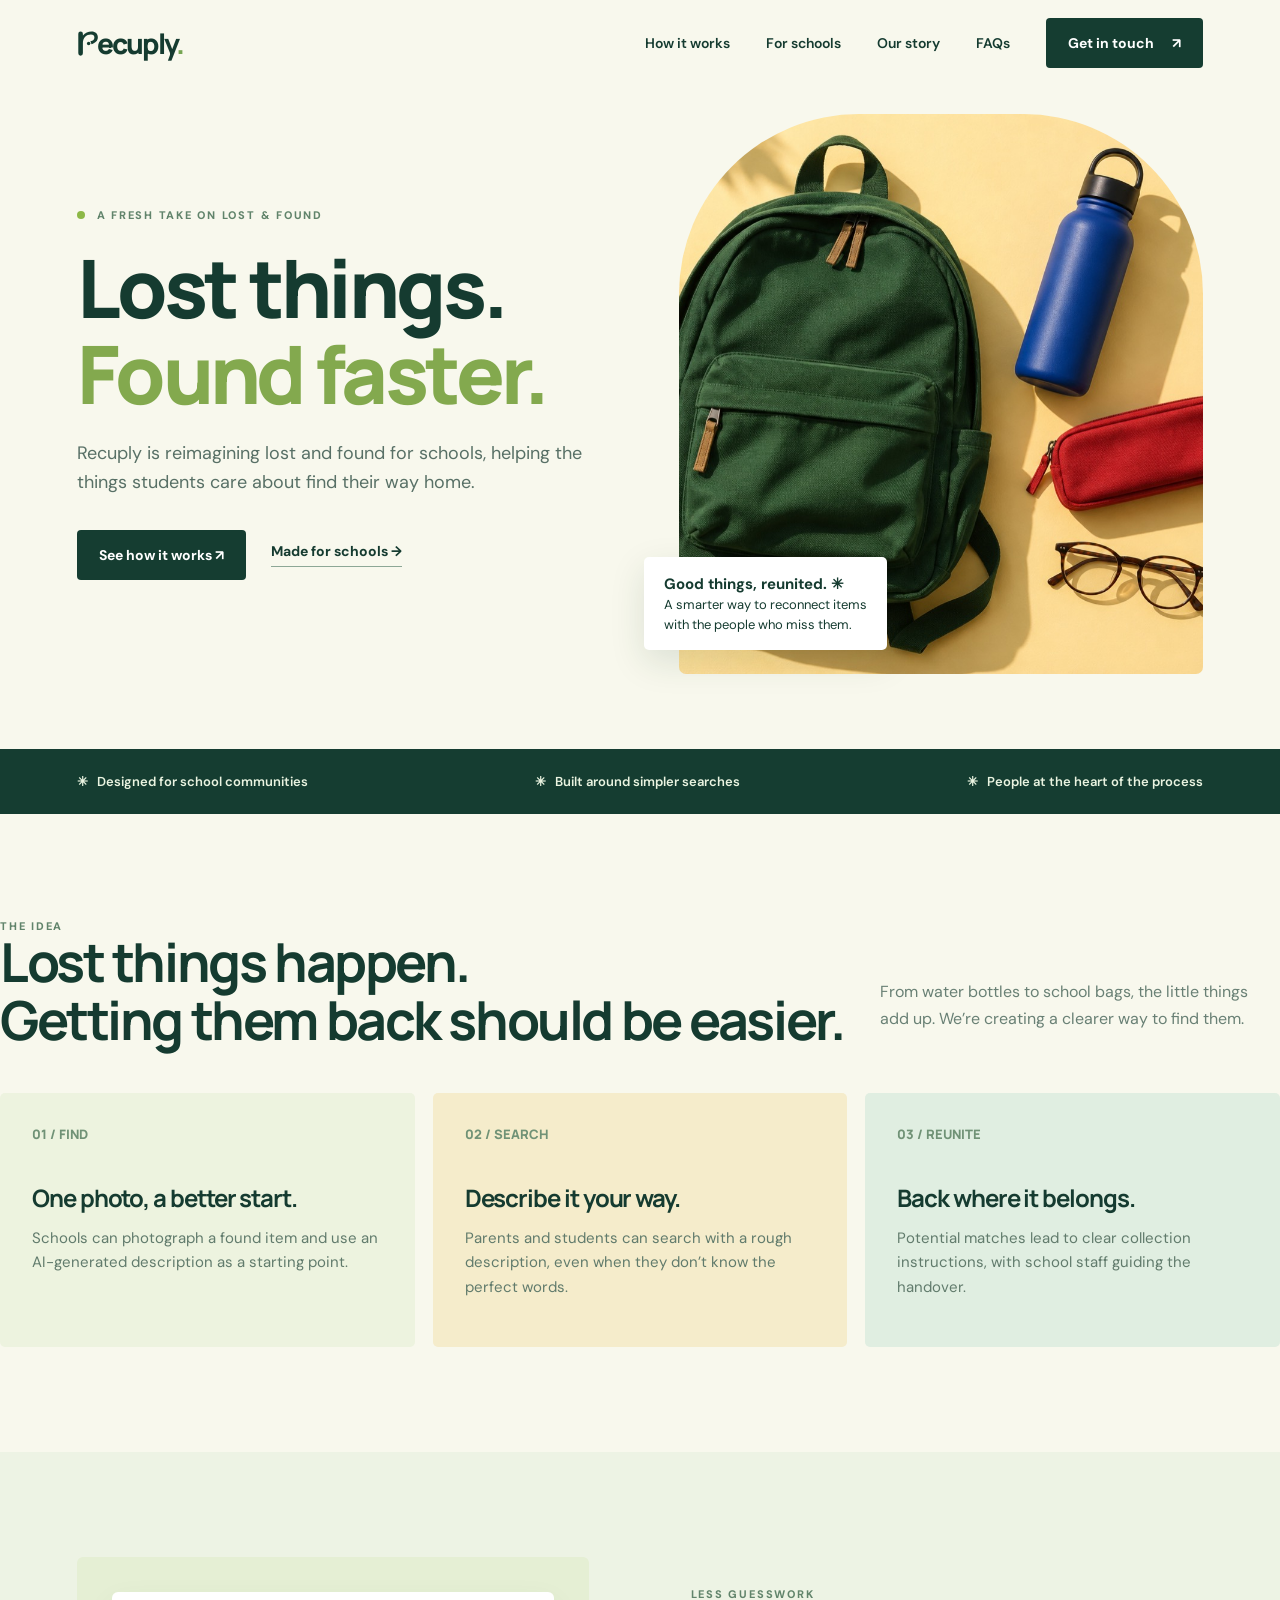
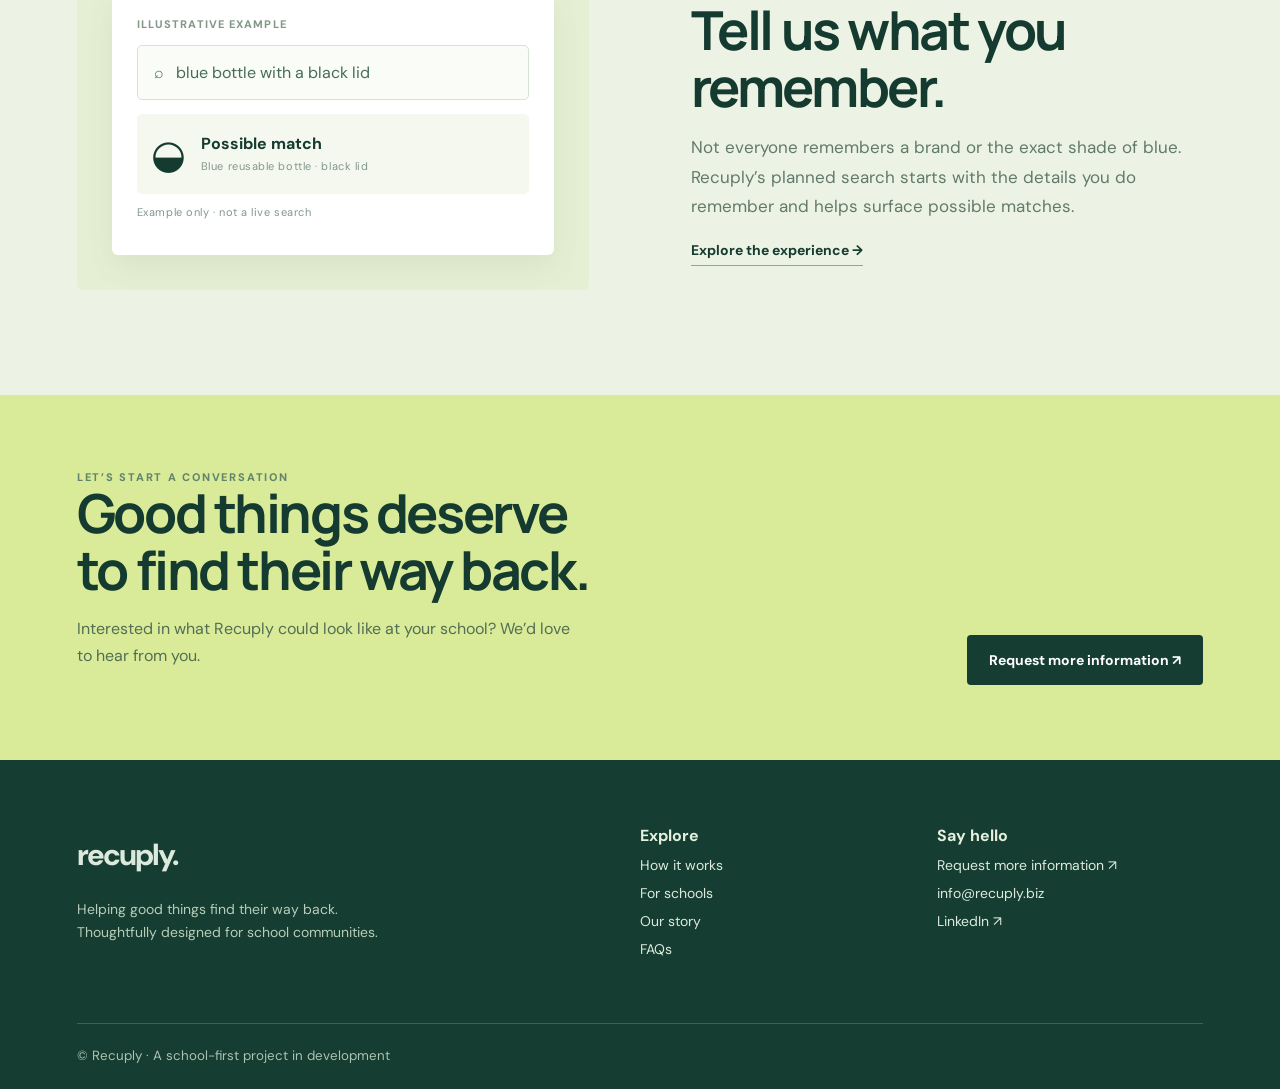
<file: index.html>
<!doctype html><html lang="en"><head><meta charset="utf-8"><meta name="viewport" content="width=device-width,initial-scale=1"><meta name="description" content="Recuply is reimagining lost and found for schools."><title>Recuply</title><link rel="stylesheet" href="./style.css"><link rel="icon" type="image/svg+xml" href="./favicon.svg"></head><body><header><a class="logo" href="./index.html"><span class="brand-mark" aria-hidden="true"><svg xmlns="http://www.w3.org/2000/svg" viewBox="0 0 40 48"><path fill="#153d31" d="M4 42V8a4 4 0 0 1 8 0v3c4-5 9-7 15-7 7 0 11 4 11 10 0 6-4 10-11 12l-2-5c5-1 7-3 7-7 0-3-2-5-6-5-8 0-14 6-14 15v18a4 4 0 0 1-8 0Z"/><circle fill="#153d31" cx="22" cy="25" r="3"/></svg></span><span class="brand-rest">ecuply<i>.</i></span></a><button class="menu" aria-label="Toggle navigation" aria-expanded="false">☰</button><nav aria-label="Main navigation"><a href="./how-it-works/index.html">How it works</a><a href="./for-schools/index.html">For schools</a><a href="./about/index.html">Our story</a><a href="./faq/index.html">FAQs</a><a class="btn" href="./contact/index.html">Get in touch <span>↗</span></a></nav></header><main><section class="wrap hero"><div><div class="eyebrow"><span class="dot"></span> A FRESH TAKE ON LOST & FOUND</div><h1>Lost things.<br><em style="font-style:normal;color:#83a94e">Found faster.</em></h1><p>Recuply is reimagining lost and found for schools, helping the things students care about find their way home.</p><div class="hero-actions"><a class="btn" href="./how-it-works/index.html">See how it works ↗</a><a class="textlink" href="./for-schools/index.html">Made for schools →</a></div></div><div class="hero-visual"><img src="./items-web.jpg" alt="A backpack, water bottle, pencil case and glasses arranged on a yellow surface"><div class="visual-note"><b>Good things, reunited. ✳</b>A smarter way to reconnect items<br>with the people who miss them.</div></div></section><div class="strip"><div class="wrap"><span>✳ &nbsp; Designed for school communities</span><span>✳ &nbsp; Built around simpler searches</span><span>✳ &nbsp; People at the heart of the process</span></div></div><section class="section wrap"><div class="section-head"><div><div class="eyebrow">THE IDEA</div><h2>Lost things happen.<br>Getting them back should be easier.</h2></div><p>From water bottles to school bags, the little things add up. We’re creating a clearer way to find them.</p></div><div class="tiles"><article class="tile"><span class="num">01 / FIND</span><h3>One photo, a better start.</h3><p>Schools can photograph a found item and use an AI-generated description as a starting point.</p></article><article class="tile"><span class="num">02 / SEARCH</span><h3>Describe it your way.</h3><p>Parents and students can search with a rough description, even when they don’t know the perfect words.</p></article><article class="tile"><span class="num">03 / REUNITE</span><h3>Back where it belongs.</h3><p>Potential matches lead to clear collection instructions, with school staff guiding the handover.</p></article></div></section><section class="section lightsection"><div class="wrap split"><div class="demo"><div class="demo-inner"><div class="demo-label">ILLUSTRATIVE EXAMPLE</div><div class="searchbox">⌕ &nbsp; blue bottle with a black lid</div><div class="match"><div class="bottle">◒</div><div><b>Possible match</b><br><span class="tiny">Blue reusable bottle · black lid</span></div></div><p class="tiny">Example only · not a live search</p></div></div><div class="split-copy"><div class="eyebrow">LESS GUESSWORK</div><h2>Tell us what you remember.</h2><p>Not everyone remembers a brand or the exact shade of blue. Recuply’s planned search starts with the details you do remember and helps surface possible matches.</p><a class="textlink" href="./how-it-works/index.html">Explore the experience →</a></div></div></section><div class="banner"><div><div class="eyebrow">LET’S START A CONVERSATION</div><h2>Good things deserve<br>to find their way back.</h2><p>Interested in what Recuply could look like at your school? We’d love to hear from you.</p></div><a class="btn" href="./contact/index.html">Request more information ↗</a></div></main><footer class="footer"><div class="wrap"><div class="footer-grid"><div><a class="logo" href="./index.html">recuply.</a><p>Helping good things find their way back. Thoughtfully designed for school communities.</p></div><div><b>Explore</b><a href="./how-it-works/index.html">How it works</a><a href="./for-schools/index.html">For schools</a><a href="./about/index.html">Our story</a><a href="./faq/index.html">FAQs</a></div><div><b>Say hello</b><a href="./contact/index.html">Request more information ↗</a><a href="mailto:info@recuply.biz">info@recuply.biz</a><a href="https://www.linkedin.com/company/recuply">LinkedIn ↗</a></div></div><small>© Recuply · A school-first project in development</small></div></footer><script src="./app.js"></script></body></html>
</file>
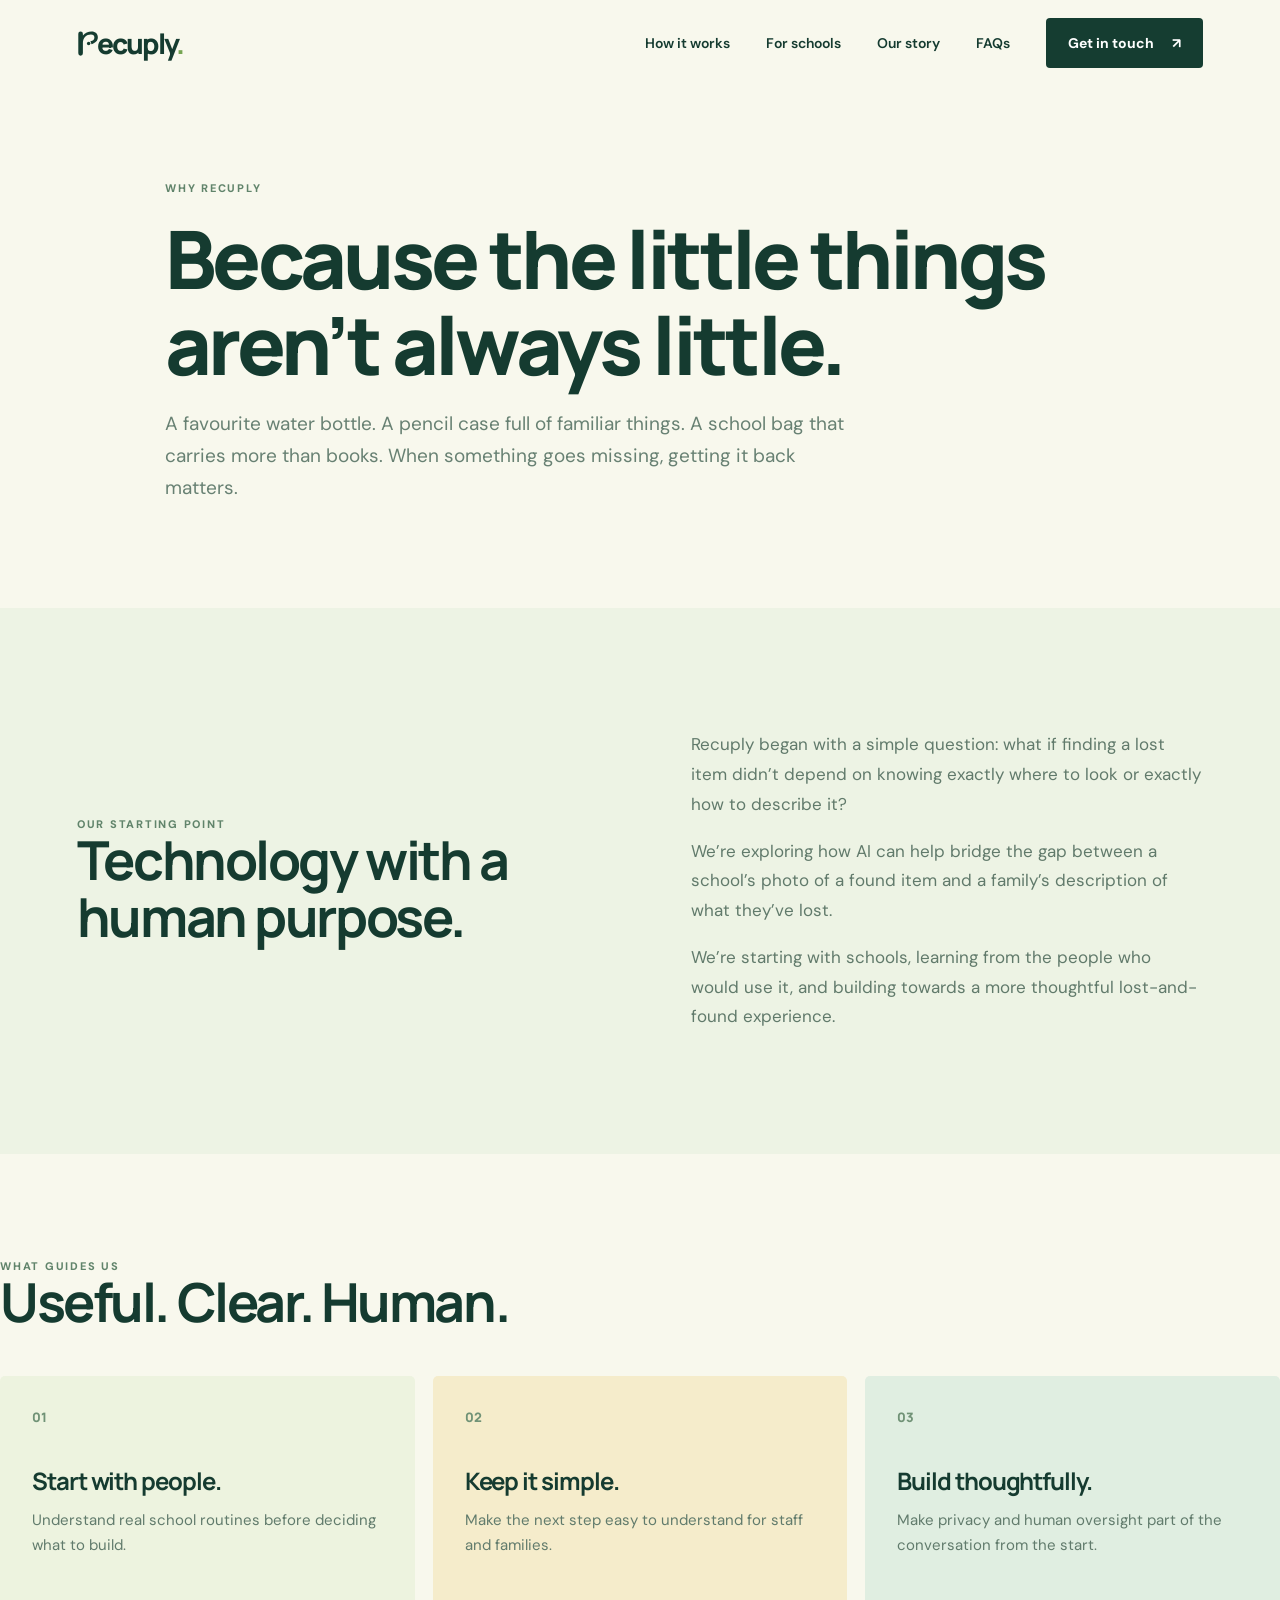
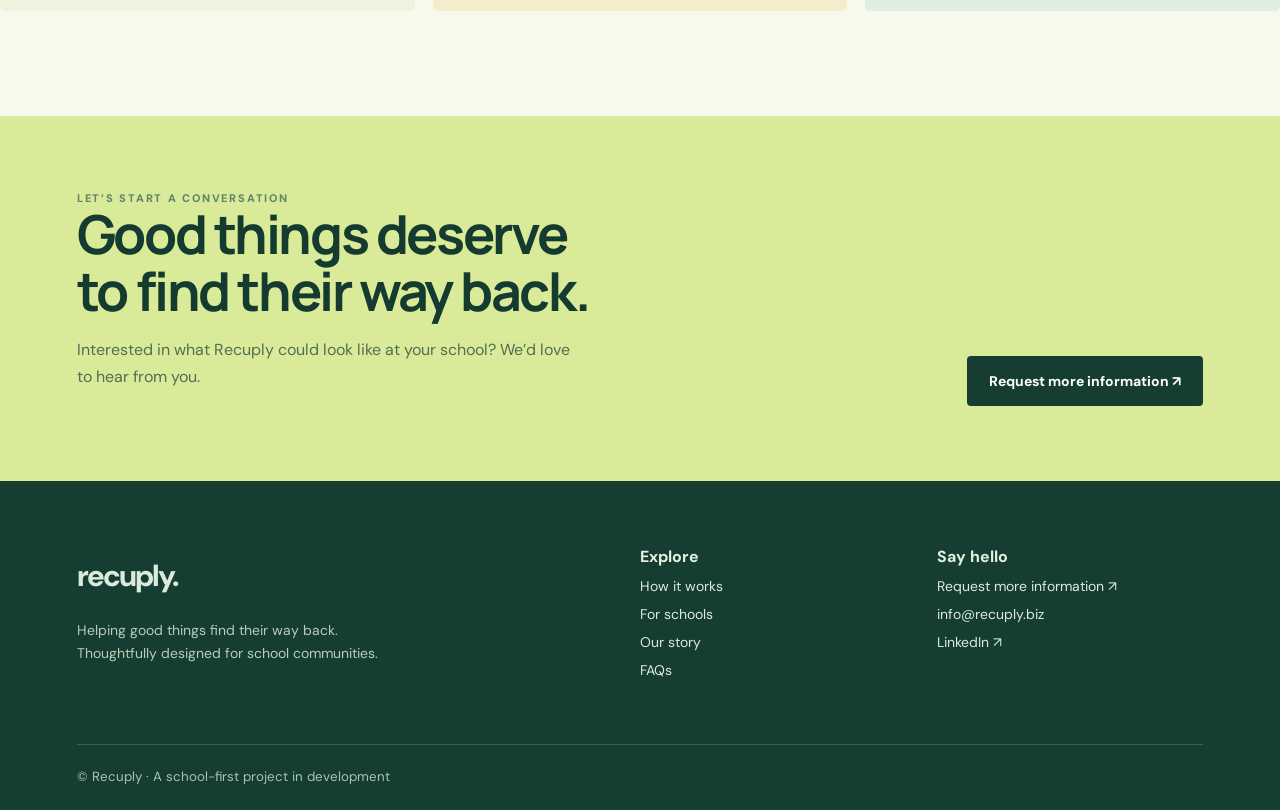
<file: about/index.html>
<!doctype html><html lang="en"><head><meta charset="utf-8"><meta name="viewport" content="width=device-width,initial-scale=1"><meta name="description" content="Learn about the idea behind Recuply."><title>Our story | Recuply</title><link rel="stylesheet" href="../style.css"><link rel="icon" type="image/svg+xml" href="../favicon.svg"></head><body><header><a class="logo" href="../index.html"><span class="brand-mark" aria-hidden="true"><svg xmlns="http://www.w3.org/2000/svg" viewBox="0 0 40 48"><path fill="#153d31" d="M4 42V8a4 4 0 0 1 8 0v3c4-5 9-7 15-7 7 0 11 4 11 10 0 6-4 10-11 12l-2-5c5-1 7-3 7-7 0-3-2-5-6-5-8 0-14 6-14 15v18a4 4 0 0 1-8 0Z"/><circle fill="#153d31" cx="22" cy="25" r="3"/></svg></span><span class="brand-rest">ecuply<i>.</i></span></a><button class="menu" aria-label="Toggle navigation" aria-expanded="false">☰</button><nav aria-label="Main navigation"><a href="../how-it-works/index.html">How it works</a><a href="../for-schools/index.html">For schools</a><a href="../about/index.html">Our story</a><a href="../faq/index.html">FAQs</a><a class="btn" href="../contact/index.html">Get in touch <span>↗</span></a></nav></header><main><section class="wrap pagehero"><div class="eyebrow">WHY RECUPLY</div><h1>Because the little things<br>aren’t always little.</h1><p>A favourite water bottle. A pencil case full of familiar things. A school bag that carries more than books. When something goes missing, getting it back matters.</p></section><section class="section lightsection"><div class="wrap split"><div><div class="eyebrow">OUR STARTING POINT</div><h2>Technology with a human purpose.</h2></div><div class="split-copy"><p>Recuply began with a simple question: what if finding a lost item didn’t depend on knowing exactly where to look or exactly how to describe it?</p><p>We’re exploring how AI can help bridge the gap between a school’s photo of a found item and a family’s description of what they’ve lost.</p><p>We’re starting with schools, learning from the people who would use it, and building towards a more thoughtful lost-and-found experience.</p></div></div></section><section class="section wrap"><div class="section-head"><div><div class="eyebrow">WHAT GUIDES US</div><h2>Useful. Clear. Human.</h2></div></div><div class="tiles"><div class="tile"><span class="num">01</span><h3>Start with people.</h3><p>Understand real school routines before deciding what to build.</p></div><div class="tile"><span class="num">02</span><h3>Keep it simple.</h3><p>Make the next step easy to understand for staff and families.</p></div><div class="tile"><span class="num">03</span><h3>Build thoughtfully.</h3><p>Make privacy and human oversight part of the conversation from the start.</p></div></div></section><div class="banner"><div><div class="eyebrow">LET’S START A CONVERSATION</div><h2>Good things deserve<br>to find their way back.</h2><p>Interested in what Recuply could look like at your school? We’d love to hear from you.</p></div><a class="btn" href="../contact/index.html">Request more information ↗</a></div></main><footer class="footer"><div class="wrap"><div class="footer-grid"><div><a class="logo" href="../index.html">recuply.</a><p>Helping good things find their way back. Thoughtfully designed for school communities.</p></div><div><b>Explore</b><a href="../how-it-works/index.html">How it works</a><a href="../for-schools/index.html">For schools</a><a href="../about/index.html">Our story</a><a href="../faq/index.html">FAQs</a></div><div><b>Say hello</b><a href="../contact/index.html">Request more information ↗</a><a href="mailto:info@recuply.biz">info@recuply.biz</a><a href="https://www.linkedin.com/company/recuply">LinkedIn ↗</a></div></div><small>© Recuply · A school-first project in development</small></div></footer><script src="../app.js"></script></body></html>
</file>
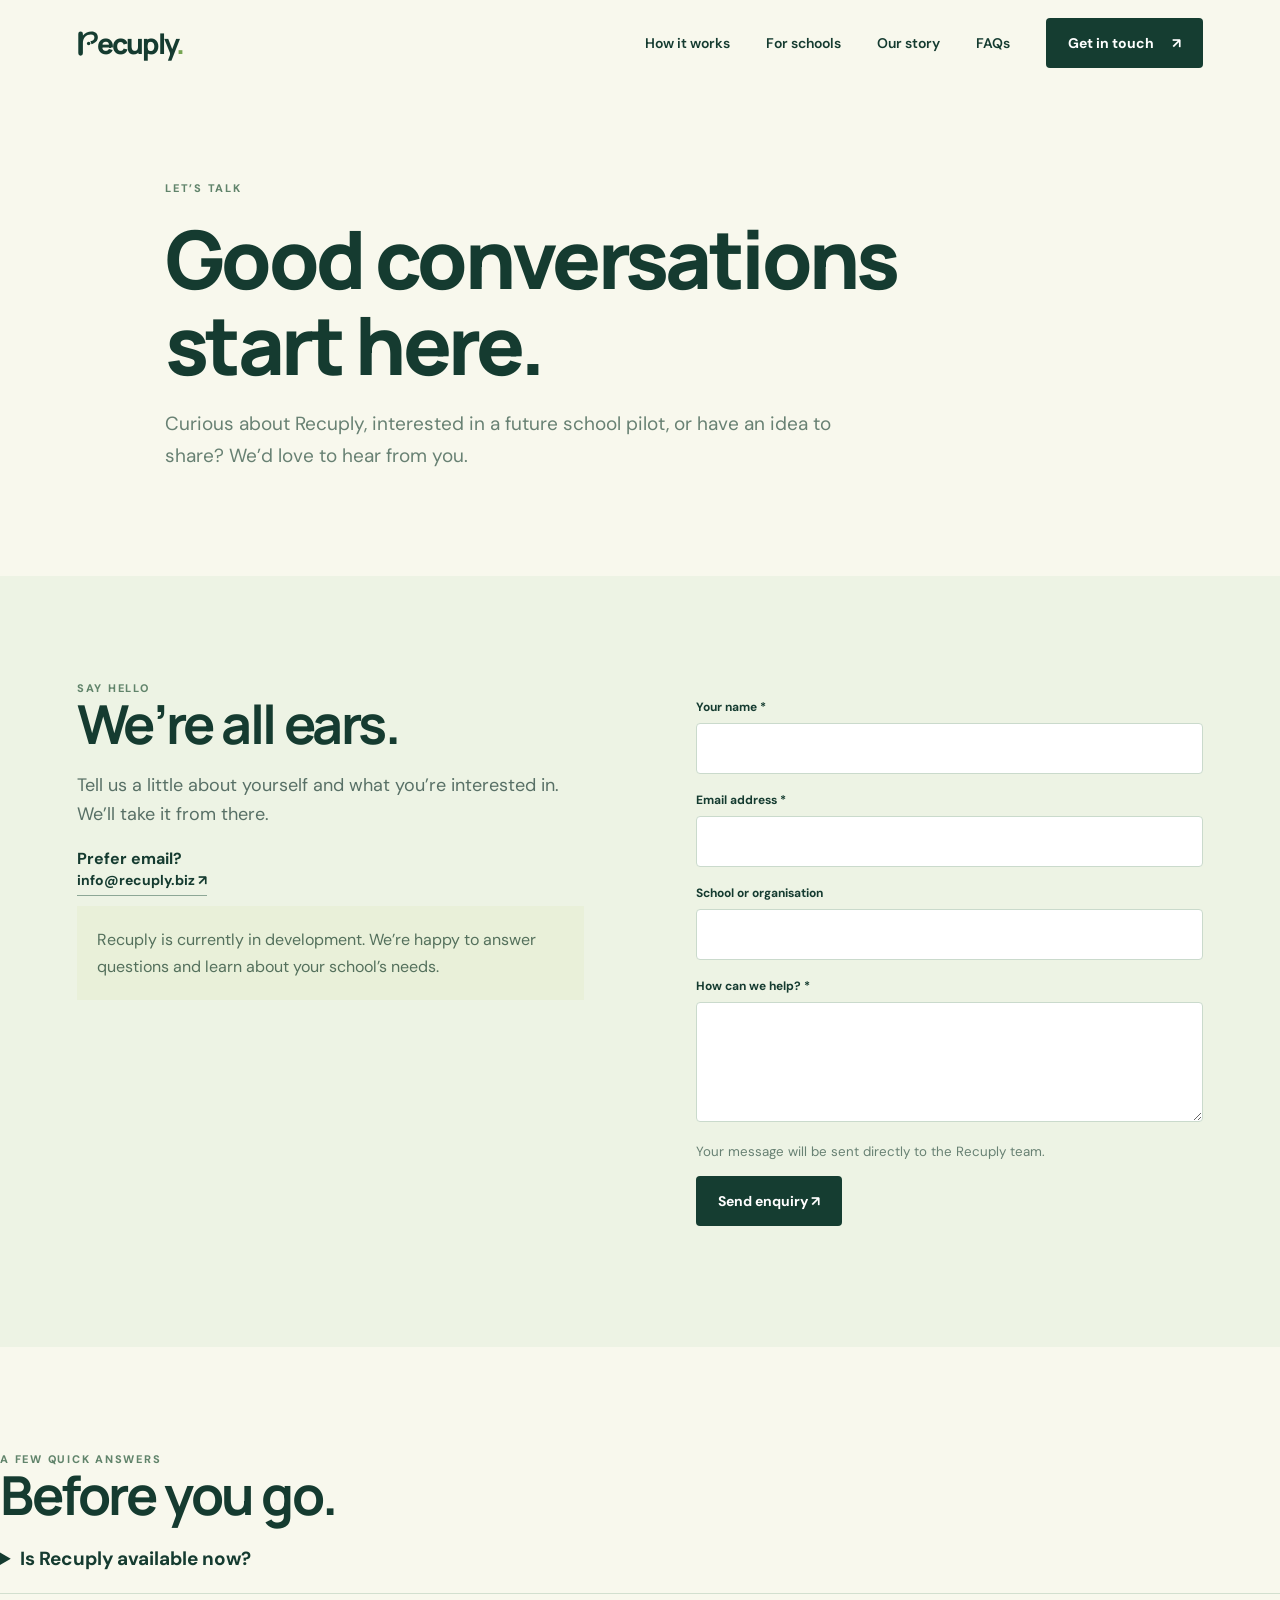
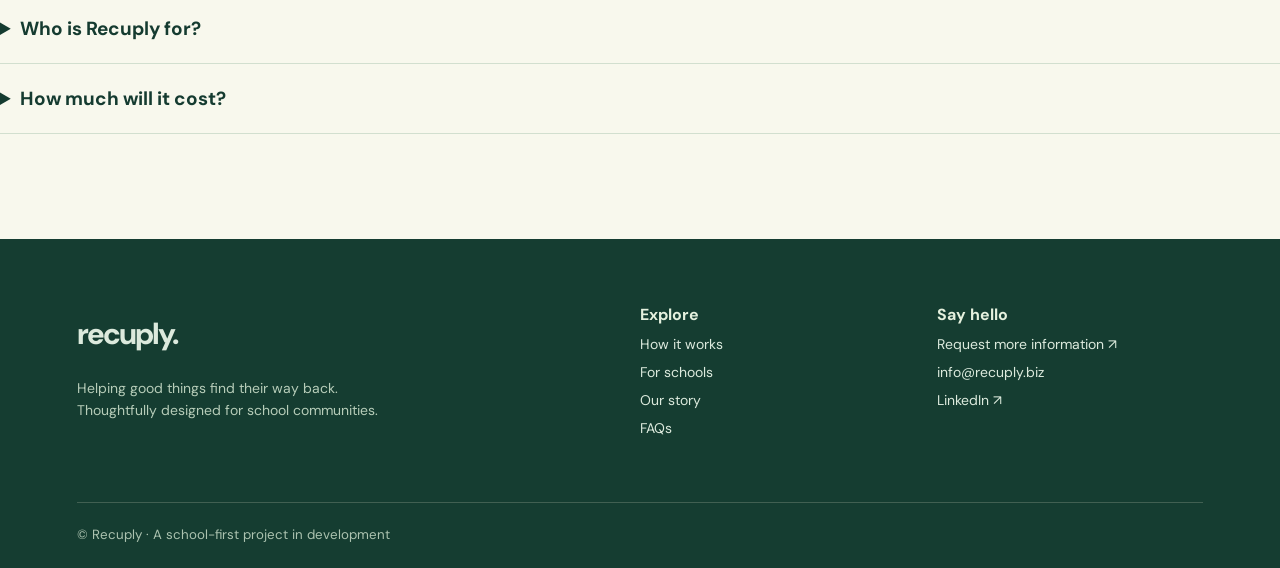
<file: contact/index.html>
<!doctype html><html lang="en"><head><meta charset="utf-8"><meta name="viewport" content="width=device-width,initial-scale=1"><meta name="description" content="Contact Recuply to learn more or discuss a future school pilot."><title>Get in touch | Recuply</title><link rel="stylesheet" href="../style.css"><link rel="icon" type="image/svg+xml" href="../favicon.svg"></head><body><header><a class="logo" href="../index.html"><span class="brand-mark" aria-hidden="true"><svg xmlns="http://www.w3.org/2000/svg" viewBox="0 0 40 48"><path fill="#153d31" d="M4 42V8a4 4 0 0 1 8 0v3c4-5 9-7 15-7 7 0 11 4 11 10 0 6-4 10-11 12l-2-5c5-1 7-3 7-7 0-3-2-5-6-5-8 0-14 6-14 15v18a4 4 0 0 1-8 0Z"/><circle fill="#153d31" cx="22" cy="25" r="3"/></svg></span><span class="brand-rest">ecuply<i>.</i></span></a><button class="menu" aria-label="Toggle navigation" aria-expanded="false">☰</button><nav aria-label="Main navigation"><a href="../how-it-works/index.html">How it works</a><a href="../for-schools/index.html">For schools</a><a href="../about/index.html">Our story</a><a href="../faq/index.html">FAQs</a><a class="btn" href="../contact/index.html">Get in touch <span>↗</span></a></nav></header><main><section class="wrap pagehero"><div class="eyebrow">LET’S TALK</div><h1>Good conversations<br>start here.</h1><p>Curious about Recuply, interested in a future school pilot, or have an idea to share? We’d love to hear from you.</p></section><section class="section lightsection"><div class="wrap contact-grid"><div><div class="eyebrow">SAY HELLO</div><h2>We’re all ears.</h2><p class="intro">Tell us a little about yourself and what you’re interested in. We’ll take it from there.</p><p><b>Prefer email?</b><br><a class="textlink" href="mailto:info@recuply.biz">info@recuply.biz ↗</a></p><div class="note">Recuply is currently in development. We’re happy to answer questions and learn about your school’s needs.</div></div><form class="form" id="enquiry"><label for="name">Your name *</label><input id="name" name="name" required><label for="email">Email address *</label><input id="email" name="email" type="email" required><label for="org">School or organisation</label><input id="org" name="org"><label for="message">How can we help? *</label><textarea id="message" name="message" required></textarea><small>Your message will be sent directly to the Recuply team.</small><div style="position:absolute;left:-10000px" aria-hidden="true"><label for="website">Website</label><input id="website" name="website" tabindex="-1" autocomplete="off"></div><button class="btn" type="submit">Send enquiry ↗</button><p id="formstatus" role="status" aria-live="polite"></p></form></div></section><section class="section wrap questions"><div class="eyebrow">A FEW QUICK ANSWERS</div><h2>Before you go.</h2><details><summary>Is Recuply available now?</summary><p>Recuply is in development. We’re exploring a school-first pilot, but availability and launch dates have not been announced.</p></details><details><summary>Who is Recuply for?</summary><p>We’re starting with schools and designing an experience for staff, parents and students.</p></details><details><summary>How much will it cost?</summary><p>Pricing has not been decided. We’re still learning about schools’ needs.</p></details></section></main><footer class="footer"><div class="wrap"><div class="footer-grid"><div><a class="logo" href="../index.html">recuply.</a><p>Helping good things find their way back. Thoughtfully designed for school communities.</p></div><div><b>Explore</b><a href="../how-it-works/index.html">How it works</a><a href="../for-schools/index.html">For schools</a><a href="../about/index.html">Our story</a><a href="../faq/index.html">FAQs</a></div><div><b>Say hello</b><a href="../contact/index.html">Request more information ↗</a><a href="mailto:info@recuply.biz">info@recuply.biz</a><a href="https://www.linkedin.com/company/recuply">LinkedIn ↗</a></div></div><small>© Recuply · A school-first project in development</small></div></footer><script src="../app.js"></script></body></html>
</file>
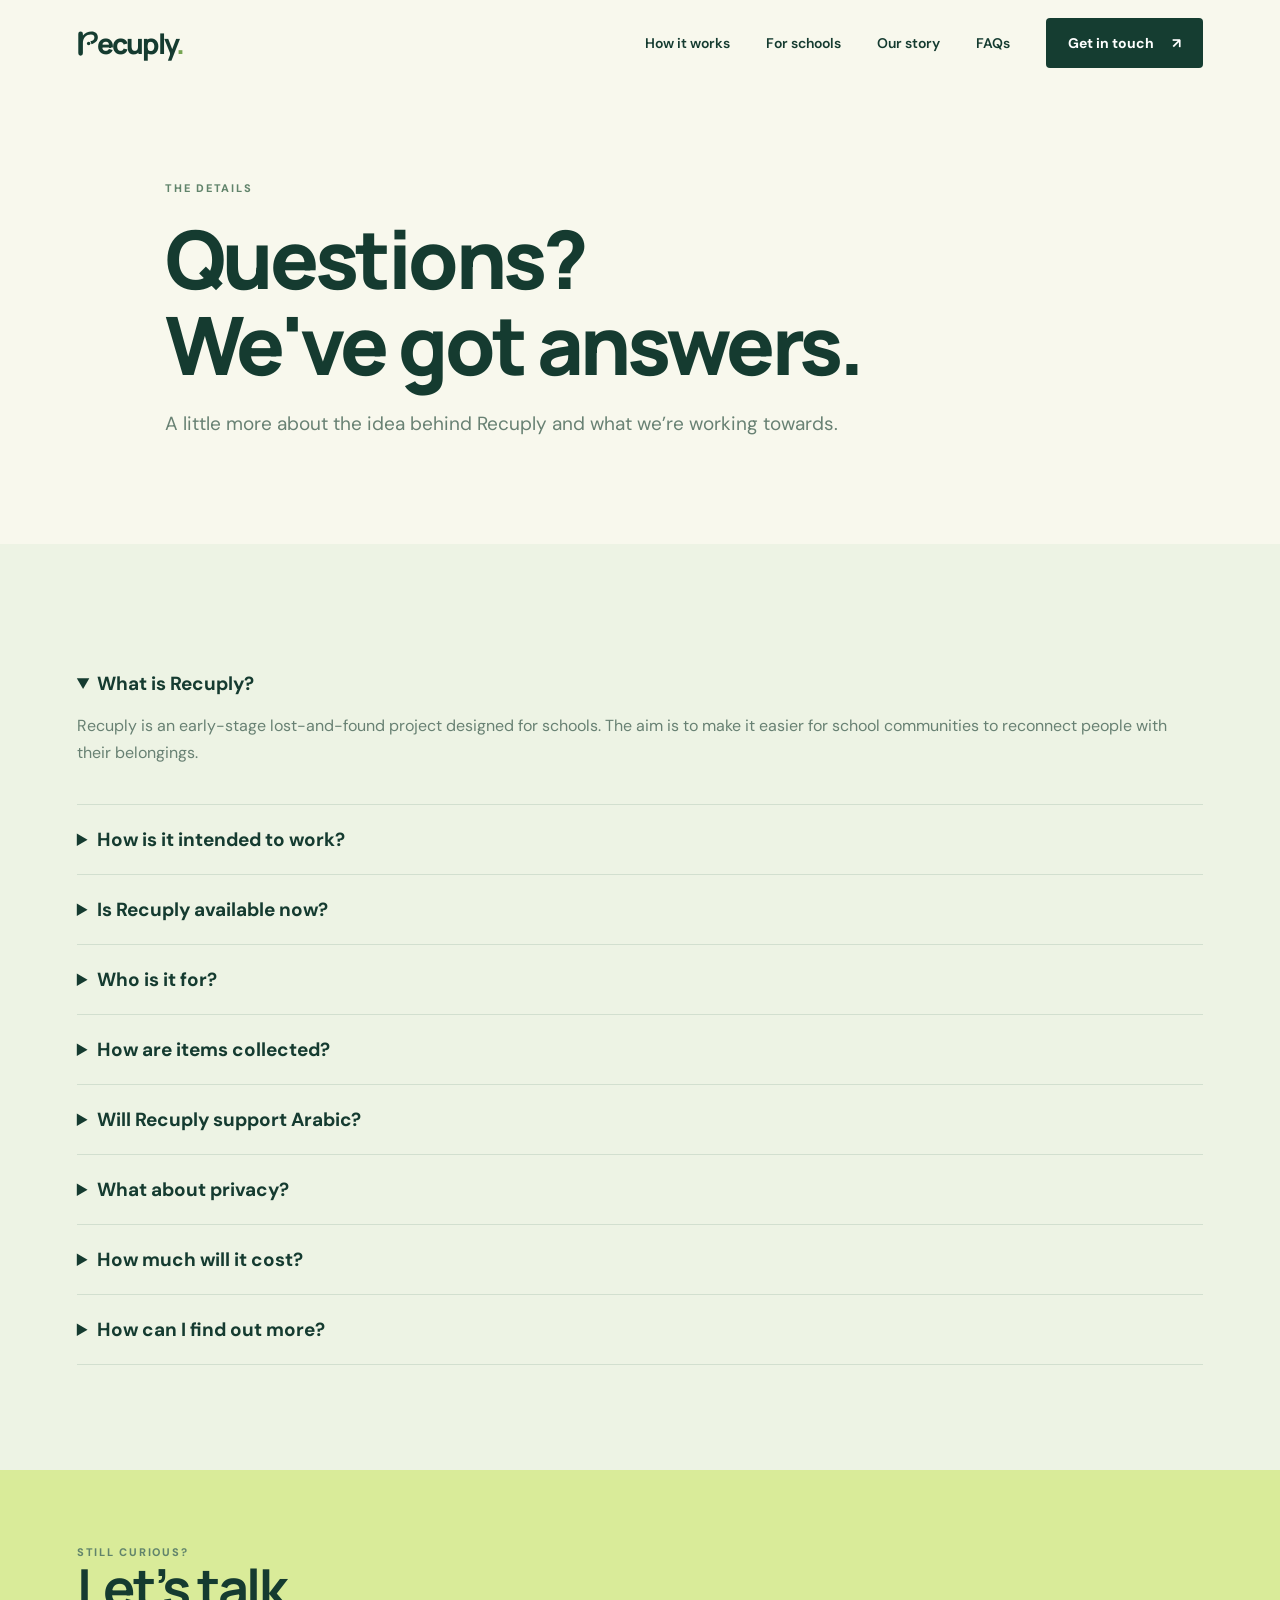
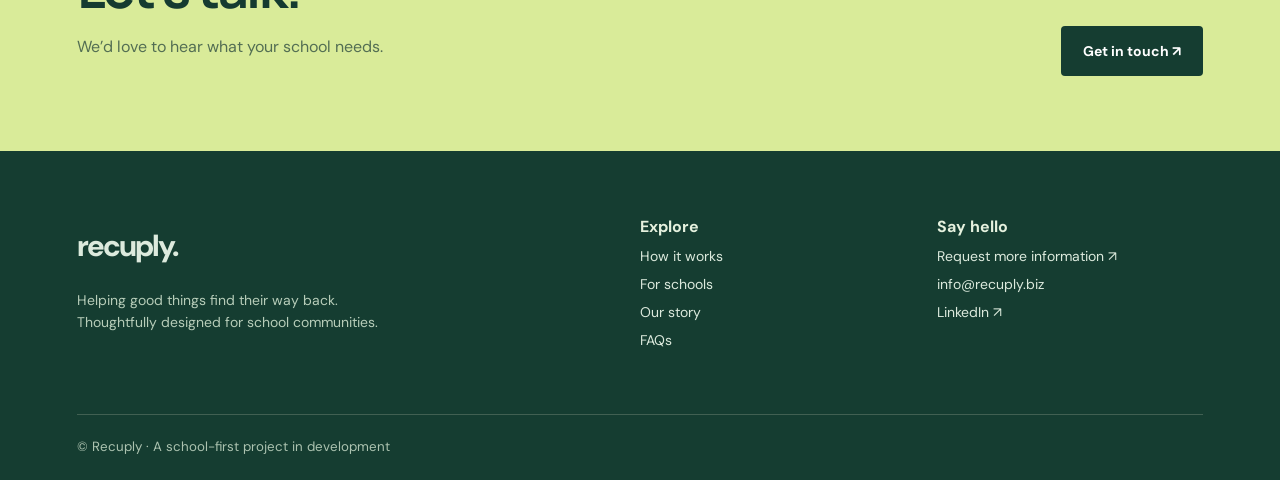
<file: faq/index.html>
<!doctype html><html lang="en"><head><meta charset="utf-8"><meta name="viewport" content="width=device-width,initial-scale=1"><meta name="description" content="Learn about the idea behind Recuply."><title>FAQs | Recuply</title><link rel="stylesheet" href="../style.css"><link rel="icon" type="image/svg+xml" href="../favicon.svg"></head><body><header><a class="logo" href="../index.html"><span class="brand-mark" aria-hidden="true"><svg xmlns="http://www.w3.org/2000/svg" viewBox="0 0 40 48"><path fill="#153d31" d="M4 42V8a4 4 0 0 1 8 0v3c4-5 9-7 15-7 7 0 11 4 11 10 0 6-4 10-11 12l-2-5c5-1 7-3 7-7 0-3-2-5-6-5-8 0-14 6-14 15v18a4 4 0 0 1-8 0Z"/><circle fill="#153d31" cx="22" cy="25" r="3"/></svg></span><span class="brand-rest">ecuply<i>.</i></span></a><button class="menu" aria-label="Toggle navigation" aria-expanded="false">☰</button><nav aria-label="Main navigation"><a href="../how-it-works/index.html">How it works</a><a href="../for-schools/index.html">For schools</a><a href="../about/index.html">Our story</a><a href="../faq/index.html">FAQs</a><a class="btn" href="../contact/index.html">Get in touch <span>↗</span></a></nav></header><main><section class="wrap pagehero"><div class="eyebrow">THE DETAILS</div><h1>Questions? <br>We've got answers.</h1><p>A little more about the idea behind Recuply and what we’re working towards.</p></section><section class="section lightsection"><div class="wrap questions"><details open><summary>What is Recuply?</summary><p>Recuply is an early-stage lost-and-found project designed for schools. The aim is to make it easier for school communities to reconnect people with their belongings.</p></details><details><summary>How is it intended to work?</summary><p>School staff would upload a photo of a found item and review an AI-generated description. Parents or students could then describe a missing item in their own words to see possible matches and collection instructions.</p></details><details><summary>Is Recuply available now?</summary><p>Recuply is in development. We’re exploring a school-first pilot; availability and launch dates have not been announced.</p></details><details><summary>Who is it for?</summary><p>We’re starting with schools, designing a workflow for staff and a simple search experience for parents and students.</p></details><details><summary>How are items collected?</summary><p>The planned experience provides clear collection instructions. School staff would verify claims and manage handover according to their own process.</p></details><details><summary>Will Recuply support Arabic?</summary><p>Arabic-language support is part of the planned experience. The details will be tested as the product develops.</p></details><details><summary>What about privacy?</summary><p>Privacy and school-controlled collection are part of the planned design. Specific policies and safeguards will be worked out before a pilot uses real data.</p></details><details><summary>How much will it cost?</summary><p>Pricing has not been decided. We’re still learning what schools need.</p></details><details><summary>How can I find out more?</summary><p>Visit our <a class="textlink" href="../contact/index.html">contact page</a> or email <a class="textlink" href="mailto:info@recuply.biz">info@recuply.biz</a>.</p></details></div></section><div class="banner"><div><div class="eyebrow">STILL CURIOUS?</div><h2>Let’s talk.</h2><p>We’d love to hear what your school needs.</p></div><a class="btn" href="../contact/index.html">Get in touch ↗</a></div></main><footer class="footer"><div class="wrap"><div class="footer-grid"><div><a class="logo" href="../index.html">recuply.</a><p>Helping good things find their way back. Thoughtfully designed for school communities.</p></div><div><b>Explore</b><a href="../how-it-works/index.html">How it works</a><a href="../for-schools/index.html">For schools</a><a href="../about/index.html">Our story</a><a href="../faq/index.html">FAQs</a></div><div><b>Say hello</b><a href="../contact/index.html">Request more information ↗</a><a href="mailto:info@recuply.biz">info@recuply.biz</a><a href="https://www.linkedin.com/company/recuply">LinkedIn ↗</a></div></div><small>© Recuply · A school-first project in development</small></div></footer><script src="../app.js"></script></body></html>
</file>
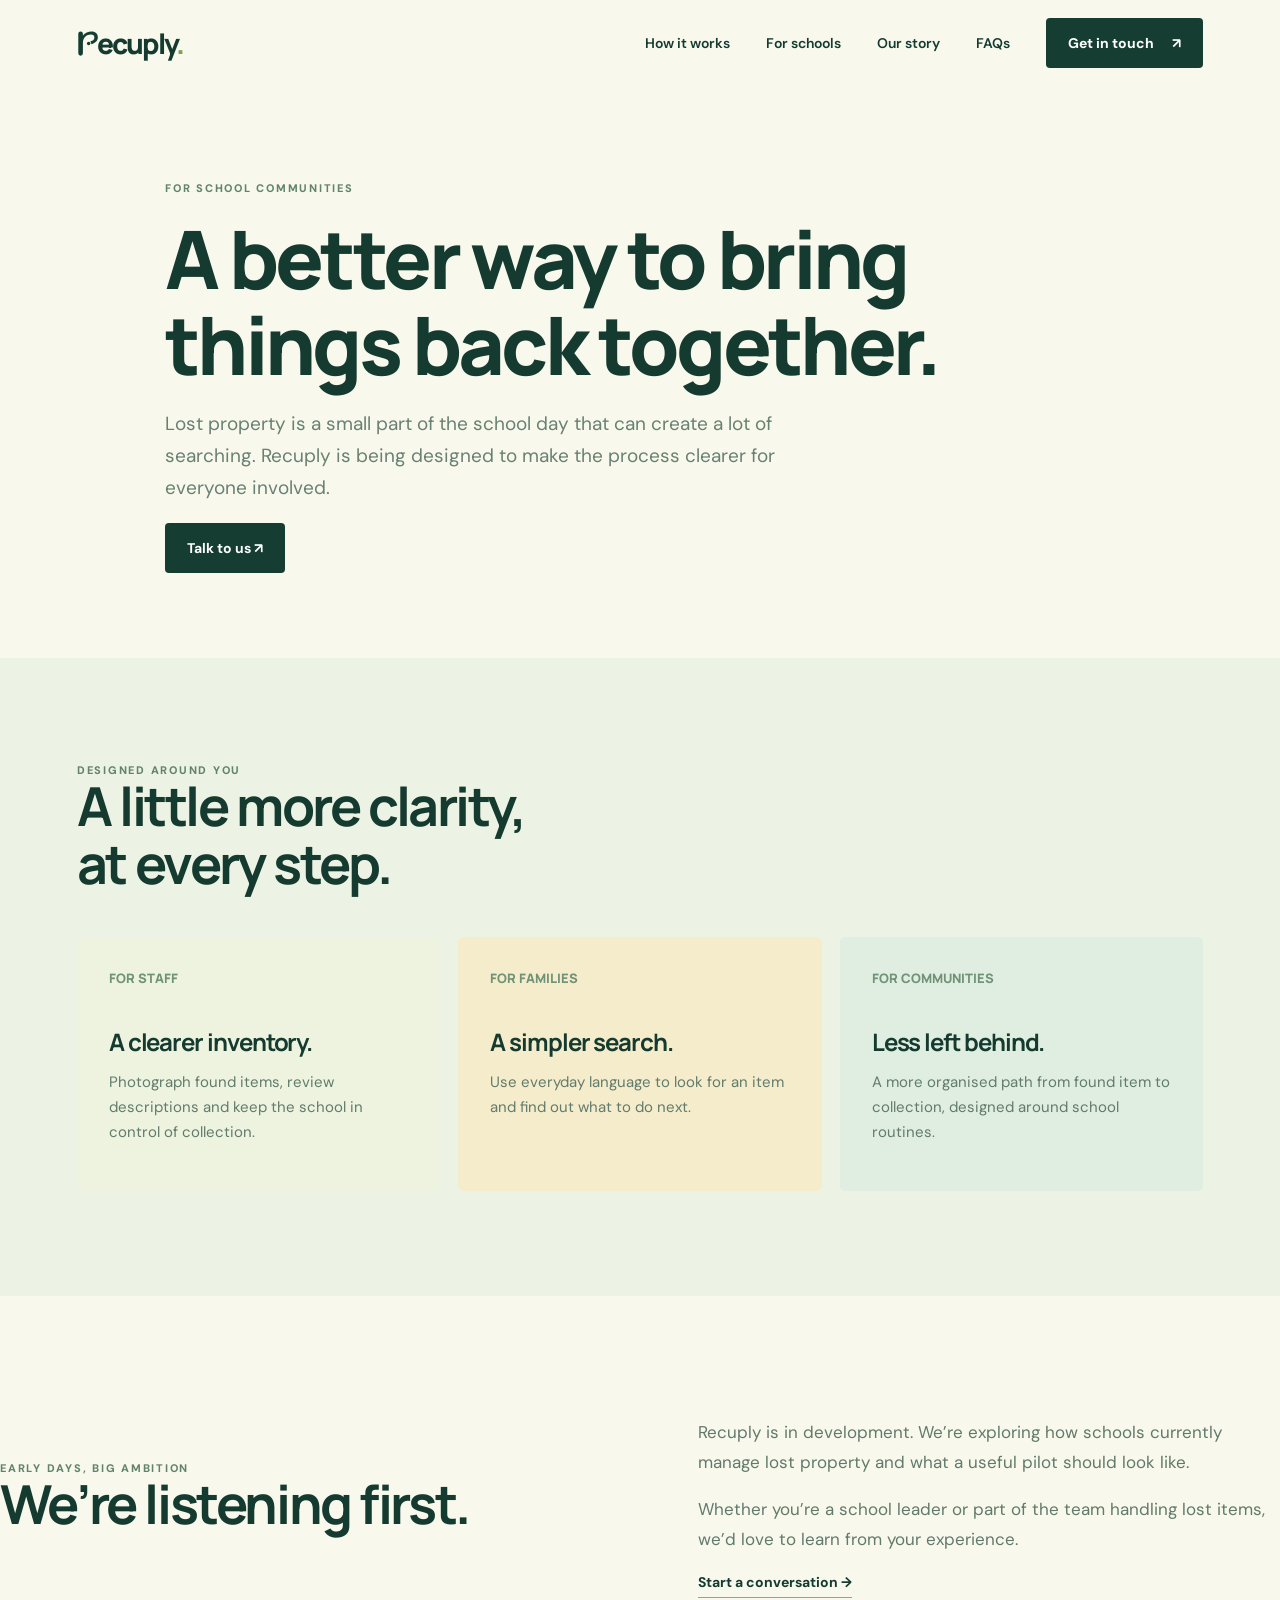
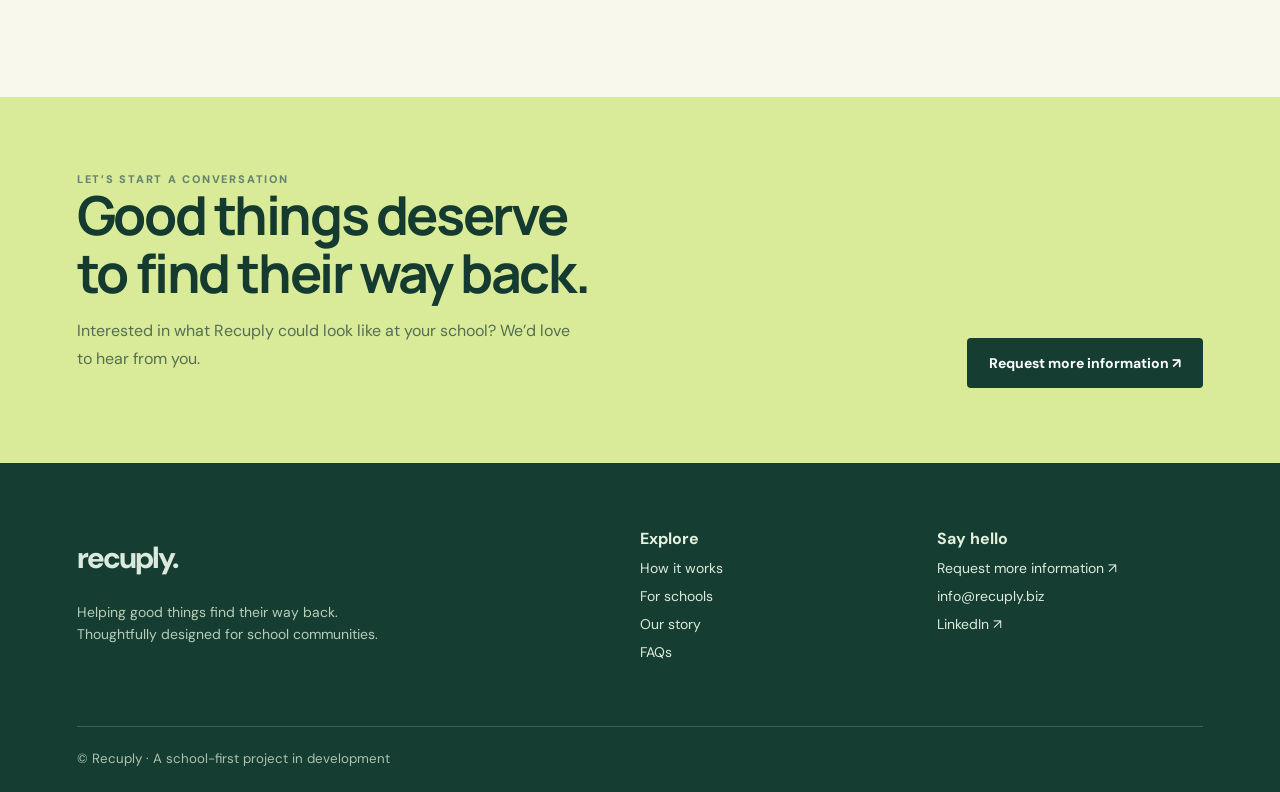
<file: for-schools/index.html>
<!doctype html><html lang="en"><head><meta charset="utf-8"><meta name="viewport" content="width=device-width,initial-scale=1"><meta name="description" content="Explore Recuply for school communities."><title>For schools | Recuply</title><link rel="stylesheet" href="../style.css"><link rel="icon" type="image/svg+xml" href="../favicon.svg"></head><body><header><a class="logo" href="../index.html"><span class="brand-mark" aria-hidden="true"><svg xmlns="http://www.w3.org/2000/svg" viewBox="0 0 40 48"><path fill="#153d31" d="M4 42V8a4 4 0 0 1 8 0v3c4-5 9-7 15-7 7 0 11 4 11 10 0 6-4 10-11 12l-2-5c5-1 7-3 7-7 0-3-2-5-6-5-8 0-14 6-14 15v18a4 4 0 0 1-8 0Z"/><circle fill="#153d31" cx="22" cy="25" r="3"/></svg></span><span class="brand-rest">ecuply<i>.</i></span></a><button class="menu" aria-label="Toggle navigation" aria-expanded="false">☰</button><nav aria-label="Main navigation"><a href="../how-it-works/index.html">How it works</a><a href="../for-schools/index.html">For schools</a><a href="../about/index.html">Our story</a><a href="../faq/index.html">FAQs</a><a class="btn" href="../contact/index.html">Get in touch <span>↗</span></a></nav></header><main><section class="wrap pagehero"><div class="eyebrow">FOR SCHOOL COMMUNITIES</div><h1>A better way to bring<br>things back together.</h1><p>Lost property is a small part of the school day that can create a lot of searching. Recuply is being designed to make the process clearer for everyone involved.</p><a class="btn" href="../contact/index.html">Talk to us ↗</a></section><section class="section lightsection"><div class="wrap"><div class="section-head"><div><div class="eyebrow">DESIGNED AROUND YOU</div><h2>A little more clarity,<br>at every step.</h2></div></div><div class="tiles"><div class="tile"><span class="num">FOR STAFF</span><h3>A clearer inventory.</h3><p>Photograph found items, review descriptions and keep the school in control of collection.</p></div><div class="tile"><span class="num">FOR FAMILIES</span><h3>A simpler search.</h3><p>Use everyday language to look for an item and find out what to do next.</p></div><div class="tile"><span class="num">FOR COMMUNITIES</span><h3>Less left behind.</h3><p>A more organised path from found item to collection, designed around school routines.</p></div></div></div></section><section class="section wrap"><div class="split"><div><div class="eyebrow">EARLY DAYS, BIG AMBITION</div><h2>We’re listening first.</h2></div><div class="split-copy"><p>Recuply is in development. We’re exploring how schools currently manage lost property and what a useful pilot should look like.</p><p>Whether you’re a school leader or part of the team handling lost items, we’d love to learn from your experience.</p><a class="textlink" href="../contact/index.html">Start a conversation →</a></div></div></section><div class="banner"><div><div class="eyebrow">LET’S START A CONVERSATION</div><h2>Good things deserve<br>to find their way back.</h2><p>Interested in what Recuply could look like at your school? We’d love to hear from you.</p></div><a class="btn" href="../contact/index.html">Request more information ↗</a></div></main><footer class="footer"><div class="wrap"><div class="footer-grid"><div><a class="logo" href="../index.html">recuply.</a><p>Helping good things find their way back. Thoughtfully designed for school communities.</p></div><div><b>Explore</b><a href="../how-it-works/index.html">How it works</a><a href="../for-schools/index.html">For schools</a><a href="../about/index.html">Our story</a><a href="../faq/index.html">FAQs</a></div><div><b>Say hello</b><a href="../contact/index.html">Request more information ↗</a><a href="mailto:info@recuply.biz">info@recuply.biz</a><a href="https://www.linkedin.com/company/recuply">LinkedIn ↗</a></div></div><small>© Recuply · A school-first project in development</small></div></footer><script src="../app.js"></script></body></html>
</file>
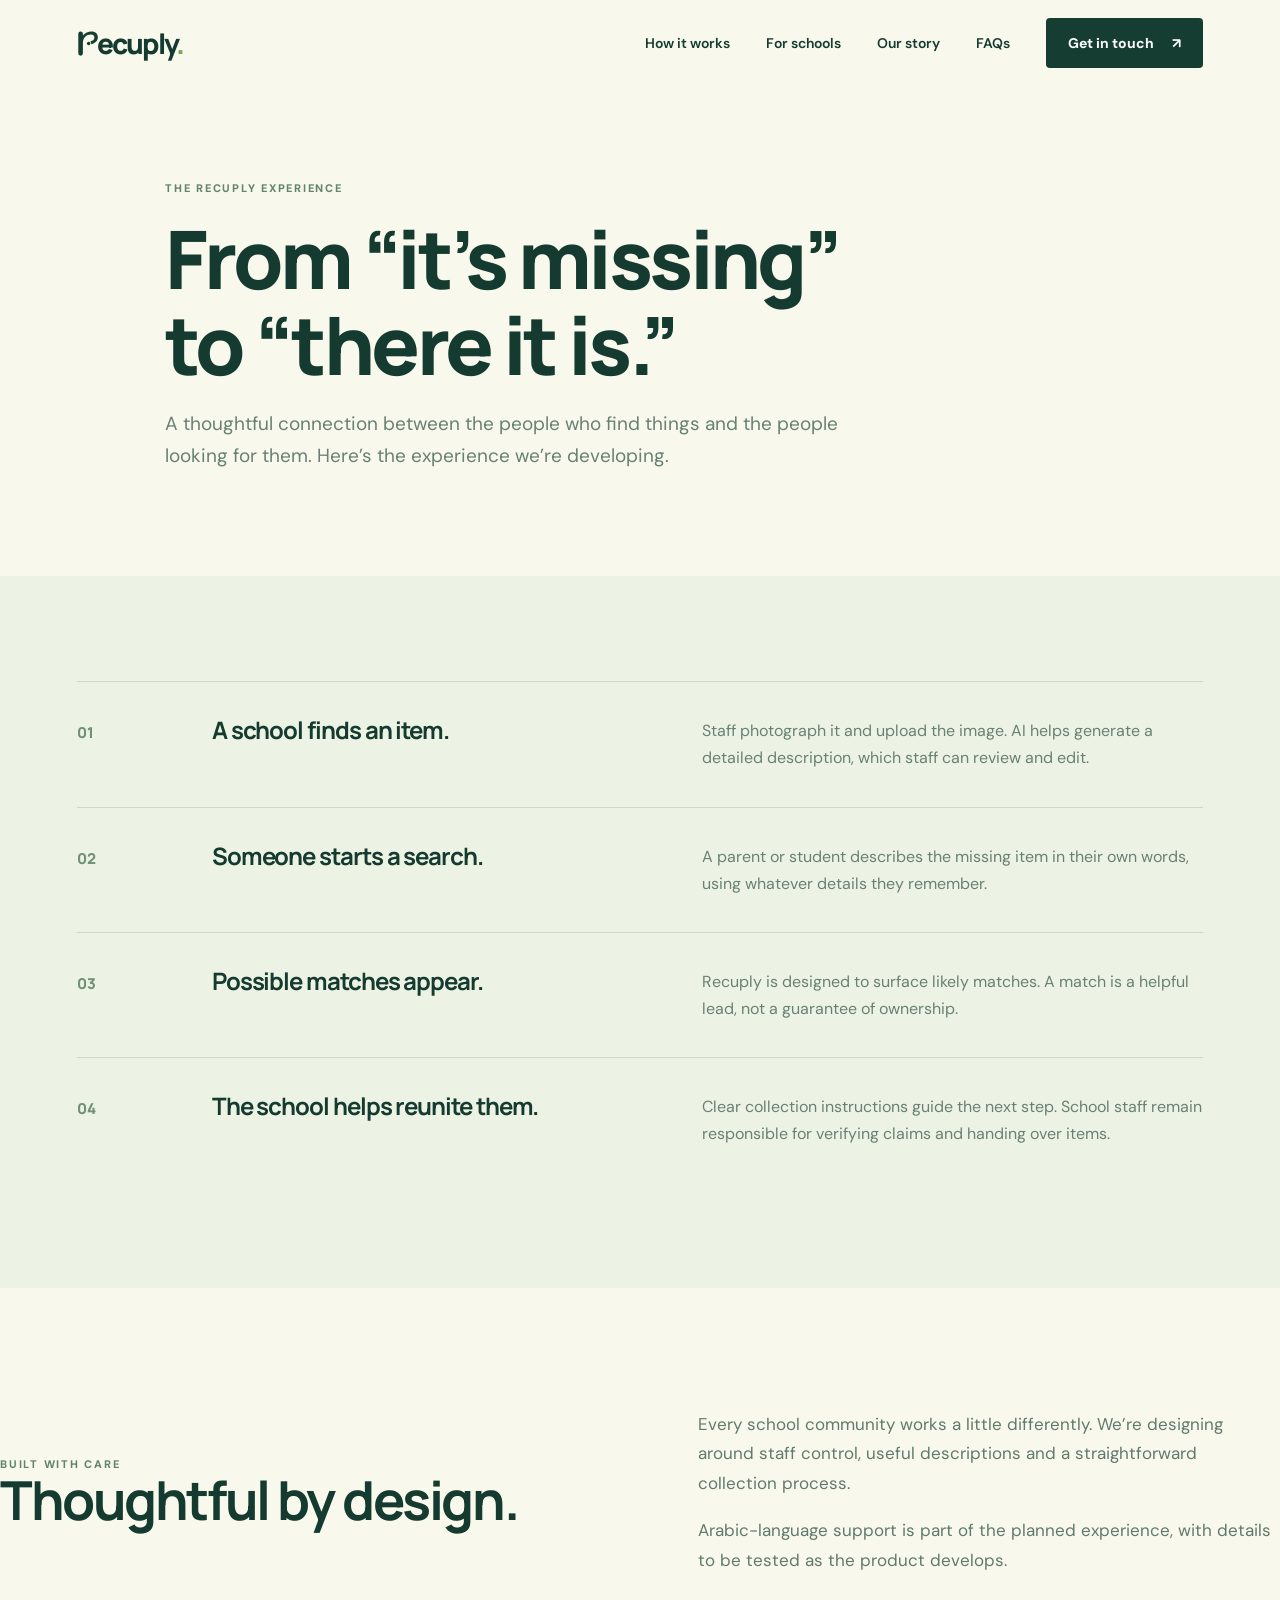
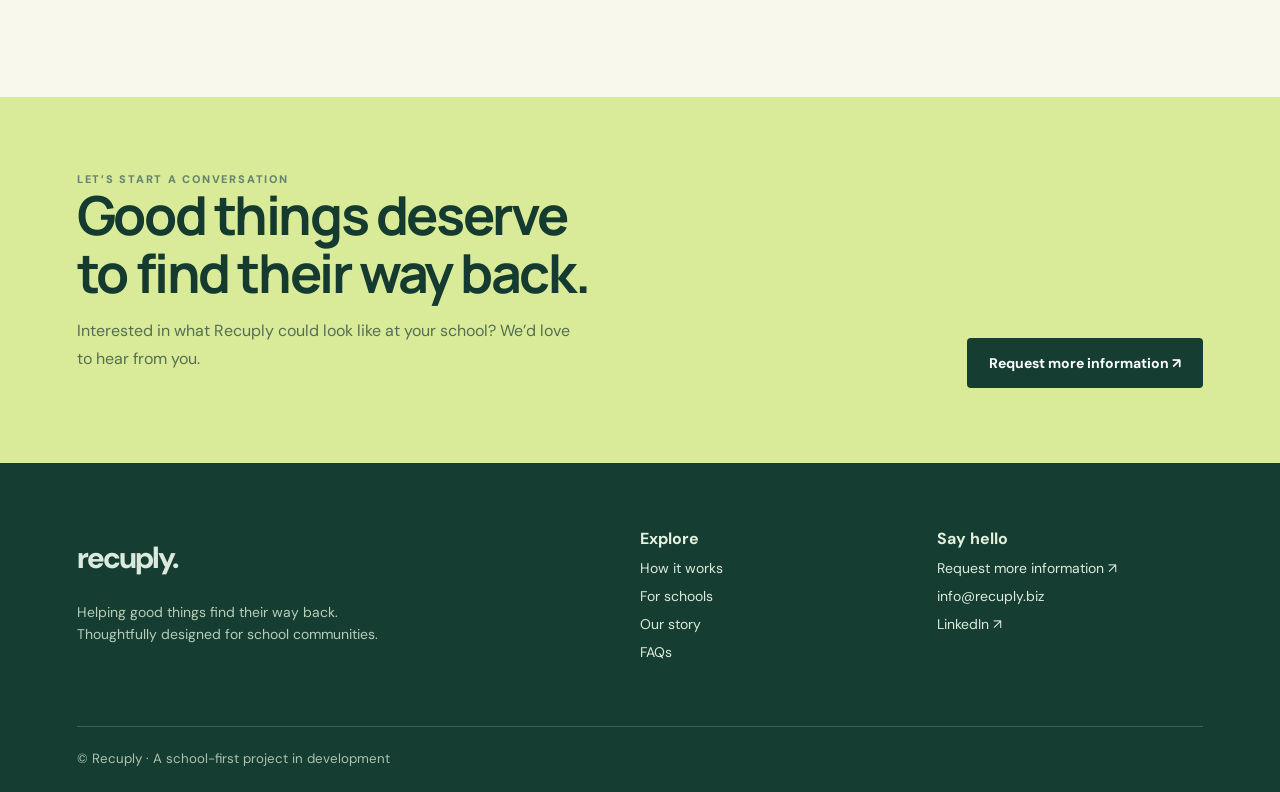
<file: how-it-works/index.html>
<!doctype html><html lang="en"><head><meta charset="utf-8"><meta name="viewport" content="width=device-width,initial-scale=1"><meta name="description" content="See the planned Recuply lost-and-found experience."><title>How it works | Recuply</title><link rel="stylesheet" href="../style.css"><link rel="icon" type="image/svg+xml" href="../favicon.svg"></head><body><header><a class="logo" href="../index.html"><span class="brand-mark" aria-hidden="true"><svg xmlns="http://www.w3.org/2000/svg" viewBox="0 0 40 48"><path fill="#153d31" d="M4 42V8a4 4 0 0 1 8 0v3c4-5 9-7 15-7 7 0 11 4 11 10 0 6-4 10-11 12l-2-5c5-1 7-3 7-7 0-3-2-5-6-5-8 0-14 6-14 15v18a4 4 0 0 1-8 0Z"/><circle fill="#153d31" cx="22" cy="25" r="3"/></svg></span><span class="brand-rest">ecuply<i>.</i></span></a><button class="menu" aria-label="Toggle navigation" aria-expanded="false">☰</button><nav aria-label="Main navigation"><a href="../how-it-works/index.html">How it works</a><a href="../for-schools/index.html">For schools</a><a href="../about/index.html">Our story</a><a href="../faq/index.html">FAQs</a><a class="btn" href="../contact/index.html">Get in touch <span>↗</span></a></nav></header><main><section class="wrap pagehero"><div class="eyebrow">THE RECUPLY EXPERIENCE</div><h1>From “it’s missing”<br>to “there it is.”</h1><p>A thoughtful connection between the people who find things and the people looking for them. Here’s the experience we’re developing.</p></section><section class="section lightsection"><div class="wrap"><div class="rowstep"><span class="num">01</span><h3>A school finds an item.</h3><p>Staff photograph it and upload the image. AI helps generate a detailed description, which staff can review and edit.</p></div><div class="rowstep"><span class="num">02</span><h3>Someone starts a search.</h3><p>A parent or student describes the missing item in their own words, using whatever details they remember.</p></div><div class="rowstep"><span class="num">03</span><h3>Possible matches appear.</h3><p>Recuply is designed to surface likely matches. A match is a helpful lead, not a guarantee of ownership.</p></div><div class="rowstep"><span class="num">04</span><h3>The school helps reunite them.</h3><p>Clear collection instructions guide the next step. School staff remain responsible for verifying claims and handing over items.</p></div></div></section><section class="section wrap split"><div><div class="eyebrow">BUILT WITH CARE</div><h2>Thoughtful by design.</h2></div><div class="split-copy"><p>Every school community works a little differently. We’re designing around staff control, useful descriptions and a straightforward collection process.</p><p>Arabic-language support is part of the planned experience, with details to be tested as the product develops.</p></div></section><div class="banner"><div><div class="eyebrow">LET’S START A CONVERSATION</div><h2>Good things deserve<br>to find their way back.</h2><p>Interested in what Recuply could look like at your school? We’d love to hear from you.</p></div><a class="btn" href="../contact/index.html">Request more information ↗</a></div></main><footer class="footer"><div class="wrap"><div class="footer-grid"><div><a class="logo" href="../index.html">recuply.</a><p>Helping good things find their way back. Thoughtfully designed for school communities.</p></div><div><b>Explore</b><a href="../how-it-works/index.html">How it works</a><a href="../for-schools/index.html">For schools</a><a href="../about/index.html">Our story</a><a href="../faq/index.html">FAQs</a></div><div><b>Say hello</b><a href="../contact/index.html">Request more information ↗</a><a href="mailto:info@recuply.biz">info@recuply.biz</a><a href="https://www.linkedin.com/company/recuply">LinkedIn ↗</a></div></div><small>© Recuply · A school-first project in development</small></div></footer><script src="../app.js"></script></body></html>
</file>
<file: style.css>
@import url('https://fonts.googleapis.com/css2?family=DM+Sans:wght@400;500;600;700&family=Manrope:wght@400;500;600;700;800&display=swap');:root{--dark:#153d31;--ink:#153b30;--cream:#f8f8ed;--lime:#d6ed82;--yellow:#f6d66c;--line:#dce5d5}*{box-sizing:border-box}html{scroll-behavior:smooth}body{margin:0;color:var(--ink);background:var(--cream);font-family:'DM Sans',sans-serif}a{color:inherit;text-decoration:none}button,input,textarea,select{font:inherit}button{cursor:pointer}header{height:86px;display:flex;align-items:center;justify-content:space-between;max-width:1440px;padding:0 6%;margin:auto}header .logo{font-family:Manrope,sans-serif;font-weight:800;font-size:28px;letter-spacing:-1.8px}.logo i{font-style:normal;color:#76a553}nav{display:flex;align-items:center;gap:36px;font-size:14px;font-weight:600}nav a:hover{color:#779b48}.btn{display:inline-flex;align-items:center;justify-content:center;gap:18px;border:0;border-radius:4px;padding:16px 22px;font-weight:700;font-size:14px;background:var(--dark);color:white}.btn.light{background:var(--lime);color:var(--dark)}.btn.outline{border:1px solid #a9b9a3;background:transparent;color:var(--ink)}.wrap{max-width:1440px;margin:auto;padding:0 6%}.hero{display:grid;grid-template-columns:1fr 1fr;align-items:center;min-height:650px;gap:7%;padding-top:28px;padding-bottom:75px}.eyebrow{font-size:11px;font-weight:800;letter-spacing:.16em;text-transform:uppercase;color:#61846b}.dot{display:inline-block;background:#8db847;height:8px;width:8px;border-radius:50%;margin-right:7px}h1,h2,h3{font-family:Manrope,sans-serif;letter-spacing:-.045em;line-height:1.07;margin:0}h1{font-size:clamp(54px,6.3vw,91px);font-weight:800}h2{font-size:clamp(38px,4.2vw,62px)}h3{font-size:24px}.hero h1{margin:22px 0 22px}.hero p,.intro{font-size:18px;line-height:1.65;color:#587066;max-width:540px}.hero-actions{display:flex;align-items:center;gap:25px;margin-top:32px}.textlink{font-weight:700;font-size:14px;border-bottom:1px solid #8da796;padding-bottom:6px}.hero-visual{position:relative}.hero-visual img{width:100%;height:560px;object-fit:cover;border-radius:180px 180px 7px 7px;display:block}.visual-note{position:absolute;bottom:24px;left:-35px;background:white;padding:16px 20px;box-shadow:0 12px 35px #1a3c2b20;font-size:13px;line-height:1.5;border-radius:5px}.visual-note b{display:block;font-size:15px}.tiny{font-size:11px;color:#83978a;letter-spacing:.05em}.strip{background:var(--dark);color:#eaf4e1;padding:24px 0}.strip .wrap{display:flex;justify-content:space-between;gap:15px;font-size:13px;font-weight:600}.section{padding:105px 0}.section-head{display:flex;justify-content:space-between;gap:30px;align-items:end;margin-bottom:45px}.section-head p{max-width:400px;color:#698075;line-height:1.7}.tiles{display:grid;grid-template-columns:repeat(3,1fr);gap:18px}.tile{padding:32px;min-height:235px;background:#edf3df;border-radius:5px}.tile:nth-child(2){background:#f5eccb}.tile:nth-child(3){background:#e0eee1}.num{font-family:Manrope;font-size:13px;font-weight:800;color:#709276;display:block;margin-bottom:42px}.tile p{color:#617b6c;line-height:1.65;font-size:15px}.split{display:grid;grid-template-columns:1fr 1fr;gap:9%;align-items:center}.split-copy p{font-size:17px;line-height:1.75;color:#617a6b}.demo{background:#e5efd4;padding:35px;border-radius:6px}.demo-inner{background:#fff;border-radius:6px;padding:25px;box-shadow:0 12px 30px #315e2b13}.demo-label{font-size:11px;text-transform:uppercase;color:#809989;font-weight:800;letter-spacing:.1em}.searchbox{border:1px solid #d6e2d2;padding:16px;margin:14px 0;background:#fafcf8;border-radius:5px;color:#466c57}.match{display:flex;gap:15px;align-items:center;padding:14px;background:#f4f8ee;border-radius:5px}.bottle{font-size:40px}.banner{background:#d9eb99;padding:75px 6%;display:flex;align-items:end;justify-content:space-between;gap:30px}.banner p{max-width:500px;color:#536e53;line-height:1.7}.pagehero{padding:95px 0 85px;max-width:950px}.pagehero h1{max-width:950px;margin:20px 0}.pagehero p{font-size:19px;color:#688173;line-height:1.7;max-width:690px}.lightsection{background:#edf3e4}.rowstep{display:grid;grid-template-columns:100px 1fr 1.1fr;gap:35px;padding:35px 0;border-top:1px solid #ccdacb;align-items:start}.rowstep .num{font-size:15px;margin:5px 0}.rowstep p{margin:0;color:#698174;line-height:1.7}.questions details{padding:22px 0;border-bottom:1px solid #d2dfcf}.questions summary{font-size:19px;font-weight:700;cursor:pointer}.questions details p{line-height:1.7;color:#688173}.contact-grid{display:grid;grid-template-columns:1fr 1fr;gap:10%}.form label{display:block;font-size:12px;font-weight:700;margin:18px 0 8px}.form input,.form textarea,.form select{width:100%;border:1px solid #cadacc;background:#fff;padding:14px;border-radius:4px;color:var(--ink)}.form textarea{min-height:120px;resize:vertical}.form small{display:block;color:#688173;line-height:1.6;margin:14px 0}.note{padding:20px;background:#e9f0d9;line-height:1.7;color:#54705c}.footer{background:#153d31;color:#e5f1de;padding:65px 0 25px}.footer-grid{display:grid;grid-template-columns:2fr 1fr 1fr;gap:30px}.footer .logo{font-size:30px;font-weight:800;letter-spacing:-2px}.footer p{color:#b7cdb9;line-height:1.6;max-width:330px;font-size:14px}.footer a{display:block;margin:10px 0;color:#dceadd;font-size:14px}.footer small{display:block;margin-top:55px;border-top:1px solid #416052;padding-top:23px;color:#acc3b0}.chat-launch{position:fixed;bottom:24px;right:24px;border:0;border-radius:40px;background:#153d31;color:white;padding:16px 20px;box-shadow:0 8px 30px #193b2c40;font-weight:700;z-index:4}.chat{position:fixed;bottom:90px;right:24px;width:min(370px,calc(100vw - 32px));height:490px;max-height:70vh;background:white;box-shadow:0 12px 55px #193b2c3d;border:1px solid #dce8da;border-radius:12px;z-index:5;display:none;overflow:hidden}.chat.open{display:flex;flex-direction:column}.chathead{background:var(--dark);color:white;padding:19px;display:flex;justify-content:space-between}.chathead b{display:block}.chathead small{color:#b8cfbd}.close{color:white;background:none;border:0;font-size:24px}.chatbody{padding:17px;overflow:auto;flex:1;background:#f8faf4}.bubble{padding:12px 14px;background:#e9f2e3;border-radius:12px 12px 12px 2px;margin-bottom:10px;font-size:14px;line-height:1.5}.bubble.user{background:#d6eb98;margin-left:35px;border-radius:12px 12px 2px 12px}.chips{display:flex;flex-wrap:wrap;gap:7px;margin-top:12px}.chips button{border:1px solid #b9ceba;background:white;padding:8px;border-radius:20px;color:#315e48;font-size:12px}.chat form{display:flex;border-top:1px solid #e4ece1;padding:10px}.chat input{flex:1;min-width:0;border:0;padding:10px;outline:none}.chat form button{border:0;background:var(--dark);color:white;border-radius:4px;padding:8px 12px}.menu{display:none}@media(max-width:800px){header{height:72px}nav{display:none;position:absolute;top:72px;left:0;right:0;background:var(--cream);padding:25px 6%;z-index:3;flex-direction:column;align-items:start;gap:20px}nav.open{display:flex}.menu{display:block;border:0;background:none;font-size:24px;color:var(--ink)}.hero,.split,.contact-grid{grid-template-columns:1fr}.hero{gap:36px;min-height:0;padding-top:35px}.hero h1{font-size:54px}.hero-visual img{height:400px}.visual-note{left:10px}.strip .wrap{flex-direction:column}.section{padding:70px 0}.section-head{display:block}.tiles{grid-template-columns:1fr}.tile{min-height:0}.num{margin-bottom:25px}.rowstep{grid-template-columns:50px 1fr;gap:12px}.rowstep p{grid-column:2}.banner{display:block}.banner .btn{margin-top:15px}.footer-grid{grid-template-columns:1fr 1fr}.footer-grid>div:first-child{grid-column:span 2}.pagehero{padding:70px 0}.pagehero h1{font-size:52px}}.logo{display:inline-flex;align-items:center;gap:8px}.brand-icon{width:34px;height:34px;object-fit:cover;border-radius:7px;vertical-align:middle}.footer .logo{display:inline-flex}

header .logo{gap:0;white-space:nowrap;align-items:center;line-height:1}header .logo .brand-mark{display:inline-block;position:relative;width:22px;height:25px;overflow:hidden;flex:none;mix-blend-mode:multiply}header .logo .brand-mark img{position:absolute;width:46px;height:46px;max-width:none;left:-13px;top:-12px}header .logo .brand-rest{display:inline-block;line-height:1}header .logo .brand-rest i{margin-left:0}

header .logo .brand-mark{width:21px;height:28px;overflow:visible;mix-blend-mode:normal;display:inline-flex;align-items:center;justify-content:center;position:static;margin-right:-1px}header .logo .brand-mark svg{display:block;width:23px;height:28px;flex:none}header .logo .brand-rest{line-height:1}
</file>
